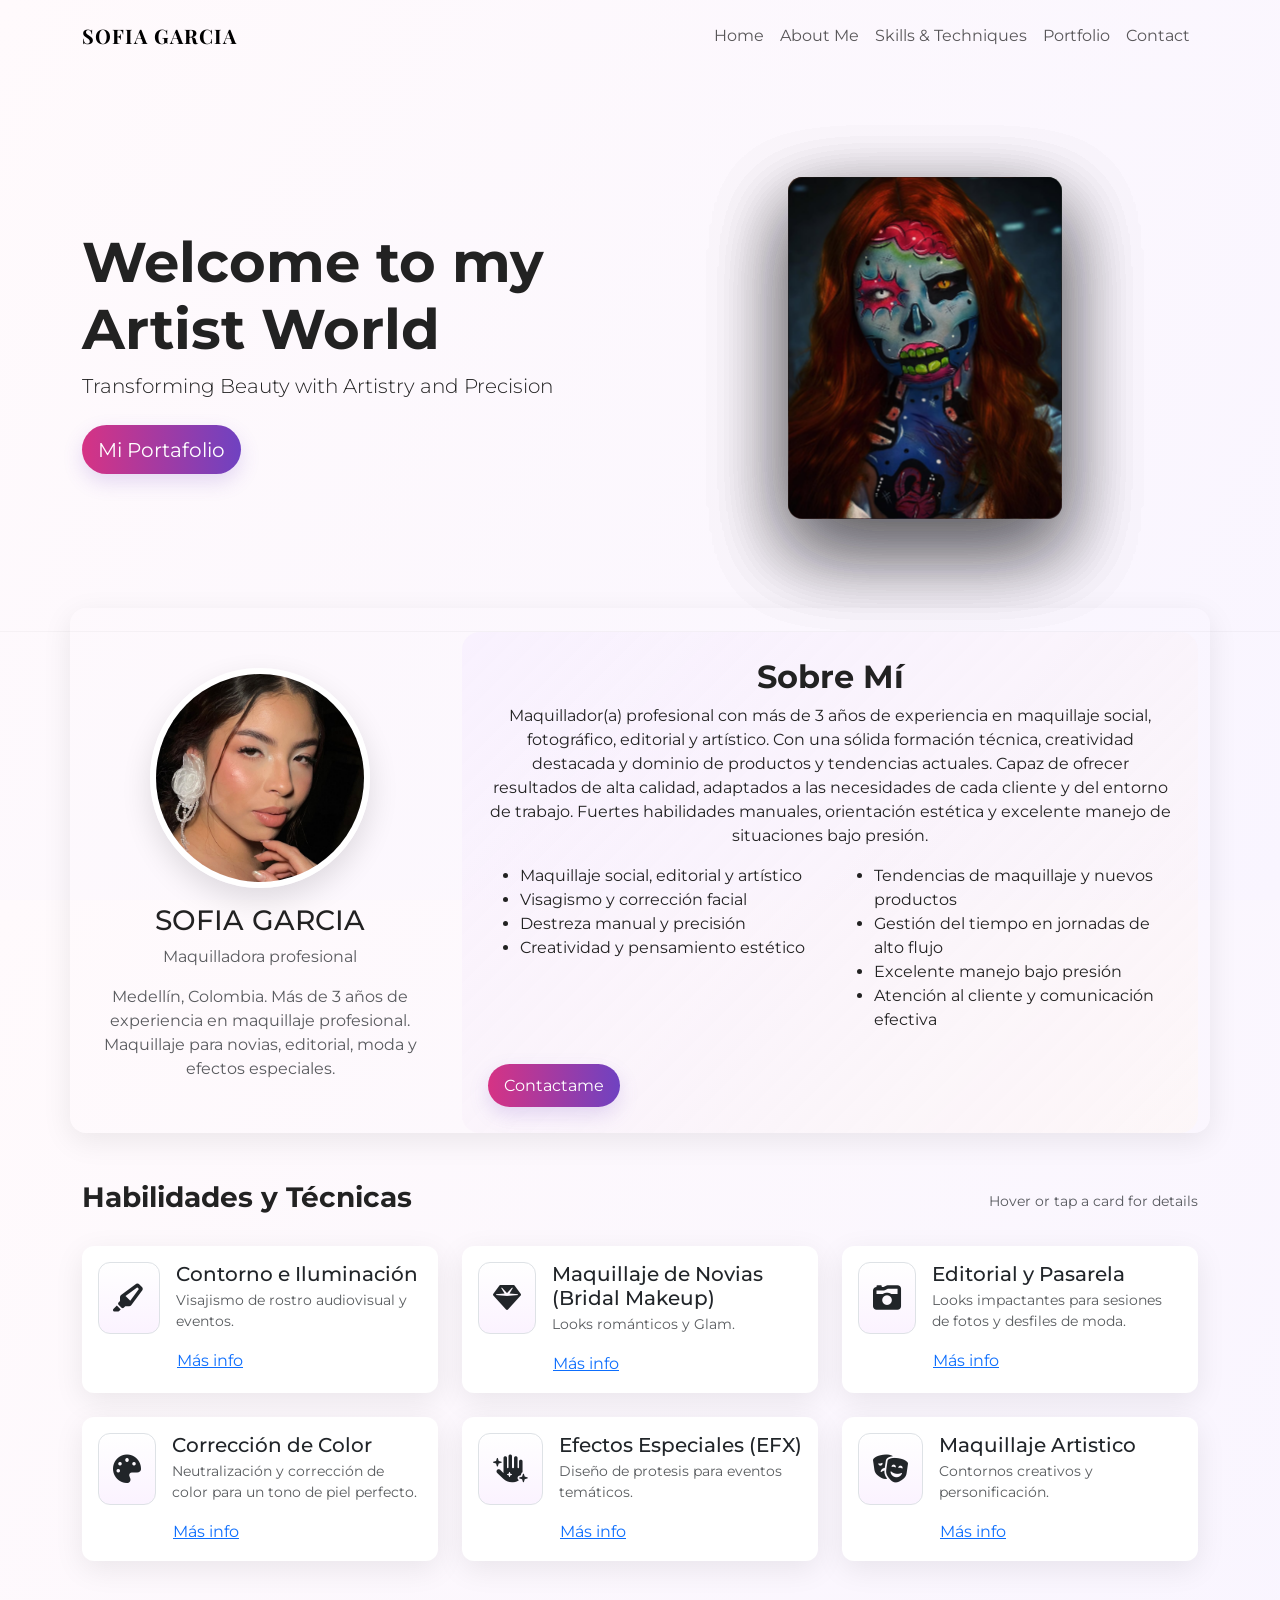
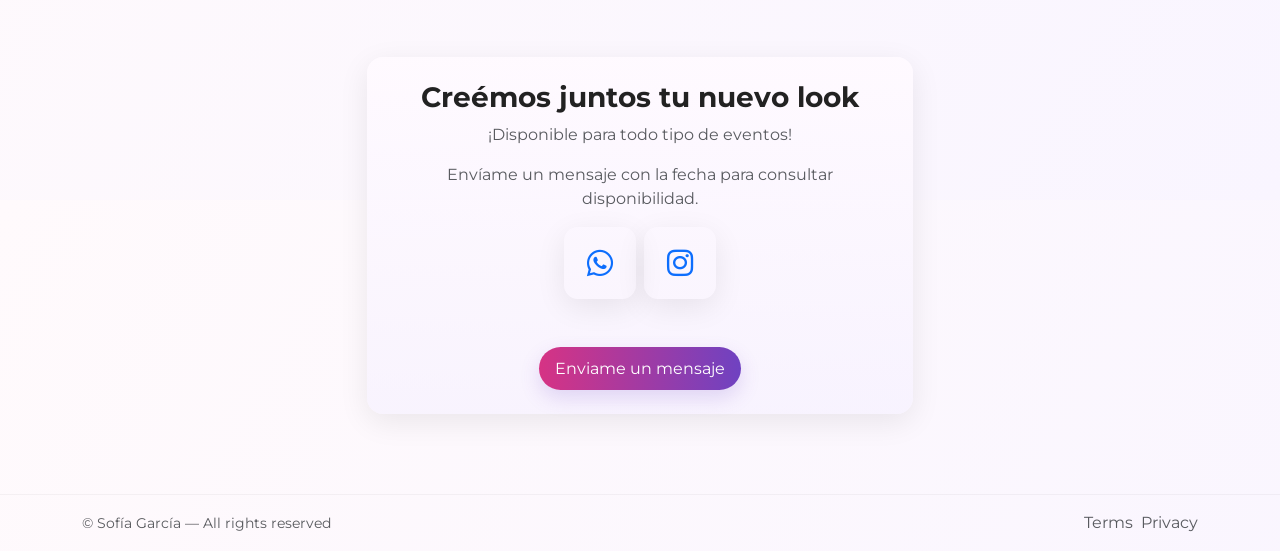
<file: index.html>
<!doctype html>
<html lang="en">

<head>
  <meta charset="utf-8">
  <meta name="viewport" content="width=device-width, initial-scale=1">
  <title>Sofía García — Home</title>

  <!-- Bootstrap -->
  <link href="https://cdn.jsdelivr.net/npm/bootstrap@5.3.2/dist/css/bootstrap.min.css" rel="stylesheet">
  <!-- Font Awesome -->
  <link href="https://cdnjs.cloudflare.com/ajax/libs/font-awesome/6.5.0/css/all.min.css" rel="stylesheet">
  <!-- Google Fonts -->
  <link
    href="https://fonts.googleapis.com/css2?family=Playfair+Display:wght@400;700&family=Montserrat:wght@300;500;700&display=swap"
    rel="stylesheet">

  <link rel="stylesheet" href="./css/style.css">
</head>

<body>

  <!-- Header / Navbar -->
  <header>
    <nav class="navbar navbar-expand-lg navbar-light bg-transparent py-3">
      <div class="container">
        <a class="navbar-brand" href="index.html">SOFIA GARCIA</a>
        <button class="navbar-toggler" type="button" data-bs-toggle="collapse" data-bs-target="#mainNav"
          aria-controls="mainNav" aria-expanded="false" aria-label="Toggle navigation">
          <span class="navbar-toggler-icon"></span>
        </button>
        <div class="collapse navbar-collapse" id="mainNav">
          <ul class="navbar-nav ms-auto align-items-lg-center">
            <li class="nav-item"><a class="nav-link" href="index.html">Home</a></li>
            <li class="nav-item"><a class="nav-link" href="#about">About Me</a></li>
            <li class="nav-item"><a class="nav-link" href="#skills">Skills & Techniques</a></li>
            <li class="nav-item"><a class="nav-link" href="portfolio.html">Portfolio</a></li>
            <li class="nav-item"><a class="nav-link" href="#contact">Contact</a></li>
          </ul>
        </div>
      </div>
    </nav>
  </header>

  <!-- HERO / Landing -->
  <section class="hero">
    <div class="container">
      <div class="row align-items-center">
        <div class="col-md-6 reveal">
          <h1 class="display-4 fw-bold">Welcome to my Artist World</h1>
          <p class="lead mb-4">Transforming Beauty with Artistry and Precision</p>
          <a class="cta-btn btn btn-lg" href="portfolio.html">Mi Portafolio</a>
        </div>

        <div class="col-md-6 text-center mt-6 mt-md-0 reveal">
          <div class="eyecandy coverflow-wrap">
            <div class="coverflow" id="heroCoverflow" data-autoplay="true" data-interval="3200">
              <div class="coverflow__stage">
                <div class="coverflow__item"><img src="./assets/carrusel/sirena.jpg" alt="hero 1"></div>
                <div class="coverflow__item"><img src="./assets/carrusel/photo1.jpg" alt="hero 2"></div>
                <div class="coverflow__item"><img src="./assets/carrusel/zpop1.jpg" alt="hero 3"></div>
                <!-- <div class="coverflow__item"><img src="./assets/carrusel/social.GIF" alt="hero 4"></div> -->
                <!-- <div class="coverflow__item"><img src="./assets/carrusel/peinado.jpeg" alt="hero 5"></div> -->
                <div class="coverflow__item"><img src="./assets/carrusel/zpop2.jpg" alt="hero 6"></div>
                <!-- <div class="coverflow__item"><img src="./assets/carrusel/artistico.JPEG" alt="hero 7"></div> -->
                <!-- <div class="coverflow__item"><img src="./assets/carrusel/clown1.jpg" alt="hero 8"></div> -->
                <!-- <div class="coverflow__item"><img src="./assets/carrusel/novias.jpeg" alt="hero 9"></div> -->
                <!-- <div class="coverflow__item"><img src="./assets/carrusel/catrina.jpg" alt="hero 10"></div> -->
              </div>
            </div>
          </div>
        </div>
      </div>
    </div>
  </section>

  <!-- Short About Summary -->
  <section id="about" class="">
    <div class="container align-items-center">
      <div class="row g-4 align-items-center rounded-4"
        style="box-shadow:var(--card-shadow)">
        <div class="col-lg-4 text-center reveal">
          <img class="profile-photo" src="./assets/perfil/profile-photo.jpg" alt="profile photo">
          <h3 class="mt-3">SOFIA GARCIA</h3>
          <p class="text-muted">Maquilladora profesional</p>
          <p class="text-muted">Medellín, Colombia. Más de 3 años de experiencia en maquillaje profesional. Maquillaje
            para novias, editorial, moda y efectos especiales.</p>
        </div>

        <div class="col-lg-8 reveal">
          <div class="about-bg">
            <h2 class="fw-bold text-center">Sobre Mí</h2>
            <p class="text-center">Maquillador(a) profesional con más de 3 años de experiencia en maquillaje social,
              fotográfico, editorial y artístico. Con una sólida
              formación técnica, creatividad destacada y dominio de productos y tendencias actuales. Capaz de ofrecer
              resultados de alta calidad, adaptados a las
              necesidades de cada cliente y del entorno de trabajo. Fuertes habilidades manuales, orientación estética y
              excelente manejo de situaciones bajo presión.</p>

            <div class="row mt-3">
              <div class="col-sm-6">
                <ul>
                  <li>Maquillaje social, editorial y artístico</li>
                  <li>Visagismo y corrección facial</li>
                  <li>Destreza manual y precisión</li>
                  <li>Creatividad y pensamiento estético</li>
                </ul>
              </div>
              <div class="col-sm-6">
                <ul>
                  <li>Tendencias de maquillaje y nuevos productos</li>
                  <li>Gestión del tiempo en jornadas de alto flujo</li>
                  <li>Excelente manejo bajo presión</li>
                  <li>Atención al cliente y comunicación efectiva</li>
                </ul>
              </div>
            </div>

            <div class="col-lg-12 reveal">
              <div class="mt-3">
                <a class="btn cta-btn" href="#contact">Contactame</a>
              </div>
            </div>
          </div>
        </div>
      </div>
    </div>
    </div>
  </section>

  <!-- Skills -->
  <section id="skills" class="py-5">
    <div class="container">
      <div class="d-flex justify-content-between align-items-center mb-4">
        <h3 class="fw-bold reveal">Habilidades y Técnicas</h3>
        <p class="text-muted mb-0 small reveal">Hover or tap a card for details</p>
      </div>

      <div class="row g-4">
        <div class="col-md-4 reveal">
          <div class="card skill-card p-3 h-100">
            <div class="d-flex gap-3 align-items-start">
              <div class="skill-icon border"><i class="fa-solid fa-highlighter"></i></div>
              <div>
                <h5 class="mb-1">Contorno e Iluminación</h5>
                <p class="small text-muted">Visajismo de rostro audiovisual y eventos.</p>
                <button class="btn btn-link p-0" data-bs-toggle="modal" data-bs-target="#skillModal1">Más info</button>
              </div>
            </div>
          </div>
        </div>

        <div class="col-md-4 reveal">
          <div class="card skill-card p-3 h-100">
            <div class="d-flex gap-3 align-items-start">
              <div class="skill-icon border"><i class="fa-solid fa-gem"></i></div>
              <div>
                <h5 class="mb-1">Maquillaje de Novias (Bridal Makeup)</h5>
                <p class="small text-muted">Looks románticos y Glam.</p>
                <button class="btn btn-link p-0" data-bs-toggle="modal" data-bs-target="#skillModal2">Más info</button>
              </div>
            </div>
          </div>
        </div>

        <div class="col-md-4 reveal">
          <div class="card skill-card p-3 h-100">
            <div class="d-flex gap-3 align-items-start">
              <div class="skill-icon border"><i class="fa-solid fa-camera-retro"></i></div>
              <div>
                <h5 class="mb-1">Editorial y Pasarela</h5>
                <p class="small text-muted">Looks impactantes para sesiones de fotos y desfiles de moda.</p>
                <button class="btn btn-link p-0" data-bs-toggle="modal" data-bs-target="#skillModal3">Más info</button>
              </div>
            </div>
          </div>
        </div>

        <div class="col-md-4 reveal">
          <div class="card skill-card p-3 h-100">
            <div class="d-flex gap-3 align-items-start">
              <div class="skill-icon border"><i class="fa-solid fa-palette"></i></div>
              <div>
                <h5 class="mb-1">Corrección de Color</h5>
                <p class="small text-muted">Neutralización y corrección de color para un tono de piel perfecto.</p>
                <button class="btn btn-link p-0" data-bs-toggle="modal" data-bs-target="#skillModal4">Más info</button>
              </div>
            </div>
          </div>
        </div>

        <div class="col-md-4 reveal">
          <div class="card skill-card p-3 h-100">
            <div class="d-flex gap-3 align-items-start">
              <div class="skill-icon border"><i class="fa-solid fa-hand-sparkles"></i></div>
              <div>
                <h5 class="mb-1">Efectos Especiales (EFX)</h5>
                <p class="small text-muted">Diseño de protesis para eventos temáticos.</p>
                <button class="btn btn-link p-0" data-bs-toggle="modal" data-bs-target="#skillModal5">Más info</button>
              </div>
            </div>
          </div>
        </div>

        <div class="col-md-4 reveal">
          <div class="card skill-card p-3 h-100">
            <div class="d-flex gap-3 align-items-start">
              <div class="skill-icon border"><i class="fa-solid fa-theater-masks"></i></div>
              <div>
                <h5 class="mb-1">Maquillaje Artistico</h5>
                <p class="small text-muted">Contornos creativos y personificación.</p>
                <button class="btn btn-link p-0" data-bs-toggle="modal" data-bs-target="#skillModal6">Más info</button>
              </div>
            </div>
          </div>
        </div>
      </div>

      <!-- Modals -->
      <div class="modal fade" id="skillModal1" tabindex="-1">
        <div class="modal-dialog modal-dialog-centered">
          <div class="modal-content">
            <div class="modal-header">
              <h5 class="modal-title">Contorno e Iluminación</h5><button class="btn-close"
                data-bs-dismiss="modal"></button>
            </div>
            <div class="modal-body">Modelado facial diseñado para esculpir y resaltar tus rasgos de manera natural.
              Logra un acabado
              sofisticado y radiante, con productos de alta calidad que garantizan un efecto duradero y perfecto. Ideal
              para cualquier
              ocasión especial o para un día de belleza. ¡Resalta lo mejor de ti con un toque profesional!</div>
          </div>
        </div>
      </div>
      <div class="modal fade" id="skillModal2" tabindex="-1">
        <div class="modal-dialog modal-dialog-centered">
          <div class="modal-content">
            <div class="modal-header">
              <h5 class="modal-title">Maquillaje de Novias (Bridal Makeup)</h5><button class="btn-close"
                data-bs-dismiss="modal"></button>
            </div>
            <div class="modal-body">¡Haz de tu día especial un momento inolvidable con nuestro exclusivo paquete de
              Maquillaje de Novia!
              Diseñado para realzar tu belleza natural, este servicio incluye un maquillaje impecable y duradero,
              adaptado a tu estilo
              único. Usamos productos de alta calidad, con un enfoque personalizado, para que te sientas radiante y
              segura. Todo esto,
              ¡a un precio accesible y con la atención que mereces! Disponible en todo Colombia. ¡Reserva tu cita y
              deslumbra en tu gran día!</div>
          </div>
        </div>
      </div>
      <div class="modal fade" id="skillModal3" tabindex="-1">
        <div class="modal-dialog modal-dialog-centered">
          <div class="modal-content">
            <div class="modal-header">
              <h5 class="modal-title">Editorial y Pasarela</h5><button class="btn-close"
                data-bs-dismiss="modal"></button>
            </div>
            <div class="modal-body">Creado para resaltar tu esencia con un acabado editorial y sofisticado. Este
              servicio está
              pensado para destacar en sesiones fotográficas, desfiles y eventos de alto impacto. Con técnicas avanzadas
              y
              productos de lujo, lograrás un maquillaje de impacto que resalta tu belleza única. ¡Sé el centro de todas
              las
              miradas con un estilo profesional!</div>
          </div>
        </div>
      </div>
      <div class="modal fade" id="skillModal4" tabindex="-1">
        <div class="modal-dialog modal-dialog-centered">
          <div class="modal-content">
            <div class="modal-header">
              <h5 class="modal-title">Corrección de Color</h5><button class="btn-close"
                data-bs-dismiss="modal"></button>
            </div>
            <div class="modal-body">Logra una piel impecable con Corrección de Color. Diseñado para equilibrar
              y neutralizar imperfecciones como rojeces, manchas o ojeras, este maquillaje te ofrece una cobertura
              precisa y natural.
              Utilizamos técnicas especializadas y productos de alta calidad para un acabado uniforme, luminoso y
              duradero. Ideal
              para una piel radiante y libre de imperfecciones. ¡Corrige y resalta tu belleza con un toque profesional!
            </div>
          </div>
        </div>
      </div>
      <div class="modal fade" id="skillModal5" tabindex="-1">
        <div class="modal-dialog modal-dialog-centered">
          <div class="modal-content">
            <div class="modal-header">
              <h5 class="modal-title">Efectos Especiales (EFX)</h5><button class="btn-close"
                data-bs-dismiss="modal"></button>
            </div>
            <div class="modal-body">Transforma tu look con nuestro Maquillaje de Efectos Especiales (EFX), perfecto
              para sesiones fotográficas, Halloween, o cualquier evento que requiera un toque único y espectacular.
              Desde cortes,
              cicatrices y envejecimiento, hasta transformaciones fantásticas, te ofrecemos un maquillaje de alto
              impacto que desafía
              los límites de la creatividad. Utilizamos productos de calidad profesional para lograr efectos realistas y
              sorprendentes.
              ¡Haz que todos se queden boquiabiertos con un estilo atrevido y divertido!</div>
          </div>
        </div>
      </div>
      <div class="modal fade" id="skillModal6" tabindex="-1">
        <div class="modal-dialog modal-dialog-centered">
          <div class="modal-content">
            <div class="modal-header">
              <h5 class="modal-title">Maquillaje Artistico</h5><button class="btn-close"
                data-bs-dismiss="modal"></button>
            </div>
            <div class="modal-body">Lleva el arte al rostro con nuestro Maquillaje Artístico. Perfecto para proyectos
              creativos, sesiones fotográficas, performances o cualquier ocasión donde desees destacar con un diseño
              único y audaz.
              Usamos técnicas innovadoras y productos de alta calidad para crear looks vibrantes, llamativos y
              totalmente personalizados.
              ¡Haz de tu rostro una obra de arte, con un estilo profesional!</div>
          </div>
        </div>
      </div>

    </div>
  </section>

  <!-- Contact -->
  <section id="contact" class="py-5">
    <div class="container">
      <div class="row align-items-center g-4 d-flex gap-2 flex-wrap justify-content-center">
        <div class="col-md-6 reveal text-center">
          <div class="p-4 rounded-4"
            style="background:linear-gradient(180deg, rgba(255,250,255,0.9), rgba(245,240,255,0.6)); box-shadow:var(--card-shadow)">
            <h3 class="fw-bold">Creémos juntos tu nuevo look</h3>
            <p class="text-muted">¡Disponible para todo tipo de eventos!</p>
            <p class="text-muted">Envíame un mensaje con la fecha para consultar disponibilidad.</p>

            <div class="d-flex gap-2 flex-wrap justify-content-center">
              <a class="contact-icon text-decoration-none"
                href="https://wa.me/+573025277803?text=Hola%20Sofi%2C%20Me%20encantaría%20saber%20más%20sobre%20tus%20MakeUps%20y%20cotizar!"
                target="_blank" data-bs-toggle="tooltip" title="WhatsApp"><i
                  class="fa-brands fa-whatsapp fa-lg"></i></a>
              <a class="contact-icon text-decoration-none" href="https://www.instagram.com/sofiaoquendo_g/"
                target="_blank" data-bs-toggle="tooltip" title="Instagram"><i
                  class="fa-brands fa-instagram fa-lg"></i></a>
            </div>
            <div class="col-12"><button class="btn cta-btn mt-5" type="submit">
                <a class="text-white"
                  href="https://wa.me/+573025277803?text=Hola%20Sofi%2C%20Me%20encantaría%20saber%20más%20sobre%20tus%20MakeUps%20y%20cotizar!">Enviame
                  un mensaje</a></button></div>
          </div>
        </div>
      </div>
    </div>
  </section>

  <!-- Footer -->
  <footer>
    <div class="container d-flex justify-content-between align-items-center">
      <small class="text-muted">© Sofía García — All rights reserved</small>
      <div class="d-flex gap-2">
        <a class="text-muted" href="#">Terms</a>
        <a class="text-muted" href="#">Privacy</a>
      </div>
    </div>
  </footer>

  <!-- Bootstrap bundle + app JS -->
  <script src="https://cdn.jsdelivr.net/npm/bootstrap@5.3.2/dist/js/bootstrap.bundle.min.js"></script>
  <script src="./js/app.js"></script>
</body>

</html>
</file>
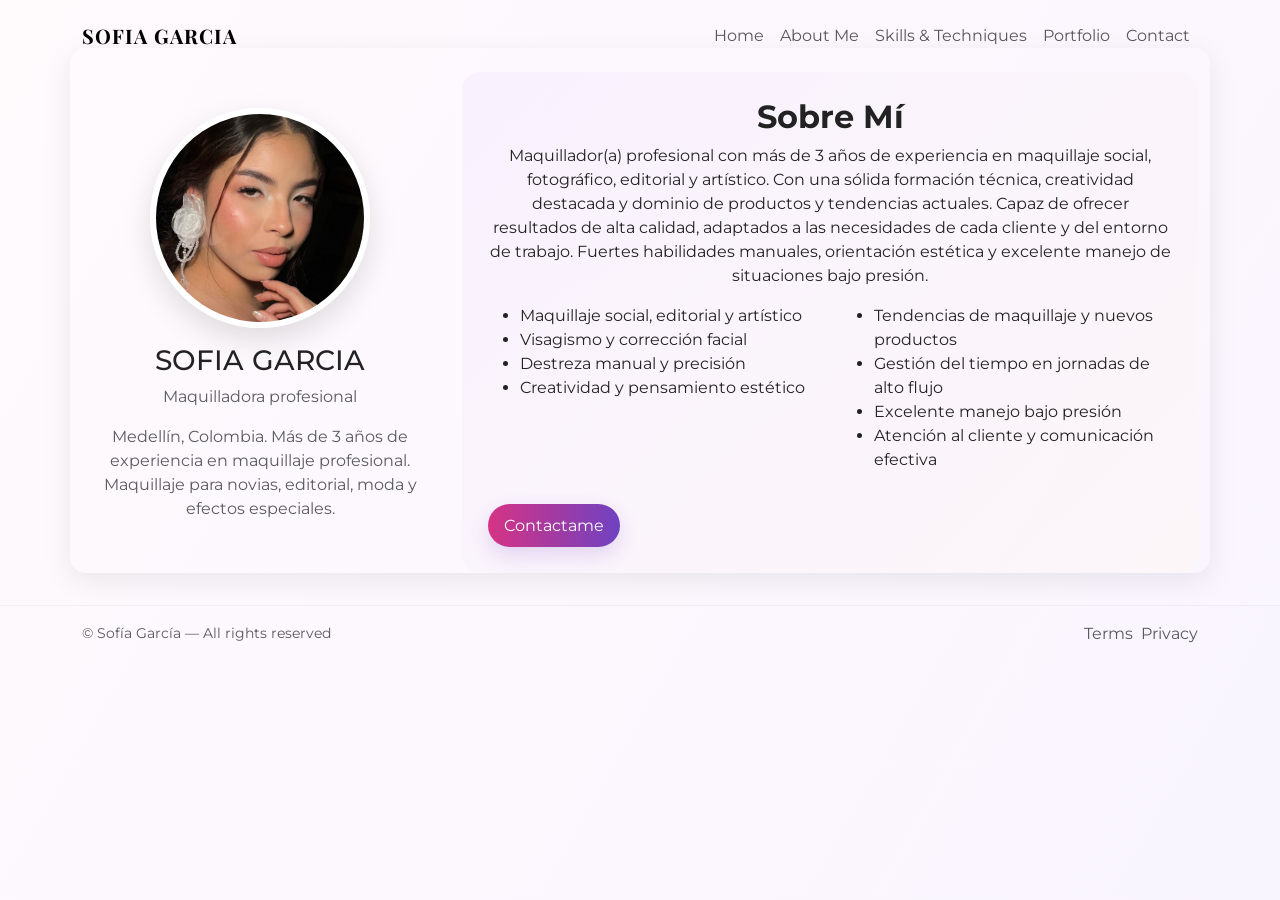
<file: about.html>
<!doctype html>
<html lang="en">

<head>
  <meta charset="utf-8">
  <meta name="viewport" content="width=device-width, initial-scale=1">
  <title>About — Sofía García</title>

  <link href="https://cdn.jsdelivr.net/npm/bootstrap@5.3.2/dist/css/bootstrap.min.css" rel="stylesheet">
  <link href="https://cdnjs.cloudflare.com/ajax/libs/font-awesome/6.5.0/css/all.min.css" rel="stylesheet">
  <link
    href="https://fonts.googleapis.com/css2?family=Playfair+Display:wght@400;700&family=Montserrat:wght@300;500;700&display=swap"
    rel="stylesheet">

  <link rel="stylesheet" href="./css/style.css">
</head>

<body>

  <!-- Header -->
  <nav class="navbar navbar-expand-lg navbar-light bg-transparent py-3">
    <div class="container">
      <a class="navbar-brand" href="index.html">SOFIA GARCIA</a>
      <button class="navbar-toggler" type="button" data-bs-toggle="collapse" data-bs-target="#mainNav"
        aria-controls="mainNav" aria-expanded="false" aria-label="Toggle navigation">
        <span class="navbar-toggler-icon"></span>
      </button>
      <div class="collapse navbar-collapse" id="mainNav">
        <ul class="navbar-nav ms-auto align-items-lg-center">
          <li class="nav-item"><a class="nav-link" href="index.html">Home</a></li>
          <li class="nav-item"><a class="nav-link" href="about.html">About Me</a></li>
          <li class="nav-item"><a class="nav-link" href="skills.html">Skills & Techniques</a></li>
          <li class="nav-item"><a class="nav-link" href="portfolio.html">Portfolio</a></li>
          <li class="nav-item"><a class="nav-link" href="contact.html">Contact</a></li>
        </ul>
      </div>
    </div>
  </nav>

  <!-- About Content -->
  <section id="about" class="">
    <div class="container align-items-center">
      <div class="row g-4 align-items-center rounded-4" style="box-shadow:var(--card-shadow)">
        <div class="col-lg-4 text-center reveal">
          <img class="profile-photo" src="./assets/perfil/profile-photo.jpg" alt="profile photo">
          <h3 class="mt-3">SOFIA GARCIA</h3>
          <p class="text-muted">Maquilladora profesional</p>
          <p class="text-muted">Medellín, Colombia. Más de 3 años de experiencia en maquillaje profesional. Maquillaje
            para novias, editorial, moda y efectos especiales.</p>
        </div>

        <div class="col-lg-8 reveal">
          <div class="about-bg">
            <h2 class="fw-bold text-center">Sobre Mí</h2>
            <p class="text-center">Maquillador(a) profesional con más de 3 años de experiencia en maquillaje social,
              fotográfico, editorial y artístico. Con una sólida
              formación técnica, creatividad destacada y dominio de productos y tendencias actuales. Capaz de ofrecer
              resultados de alta calidad, adaptados a las
              necesidades de cada cliente y del entorno de trabajo. Fuertes habilidades manuales, orientación estética y
              excelente manejo de situaciones bajo presión.</p>

            <div class="row mt-3">
              <div class="col-sm-6">
                <ul>
                  <li>Maquillaje social, editorial y artístico</li>
                  <li>Visagismo y corrección facial</li>
                  <li>Destreza manual y precisión</li>
                  <li>Creatividad y pensamiento estético</li>
                </ul>
              </div>
              <div class="col-sm-6">
                <ul>
                  <li>Tendencias de maquillaje y nuevos productos</li>
                  <li>Gestión del tiempo en jornadas de alto flujo</li>
                  <li>Excelente manejo bajo presión</li>
                  <li>Atención al cliente y comunicación efectiva</li>
                </ul>
              </div>
            </div>

            <div class="col-lg-12 reveal">
              <div class="mt-3">
                <a class="btn cta-btn" href="./contact.html">Contactame</a>
              </div>
            </div>
          </div>
        </div>
      </div>
    </div>
    </div>
  </section>

  <!-- Footer -->
  <footer>
    <div class="container d-flex justify-content-between align-items-center">
      <small class="text-muted">© Sofía García — All rights reserved</small>
      <div class="d-flex gap-2">
        <a class="text-muted" href="#">Terms</a>
        <a class="text-muted" href="#">Privacy</a>
      </div>
    </div>
  </footer>

  <script src="https://cdn.jsdelivr.net/npm/bootstrap@5.3.2/dist/js/bootstrap.bundle.min.js"></script>
  <script src="./js/app.js"></script>
</body>

</html>
</file>
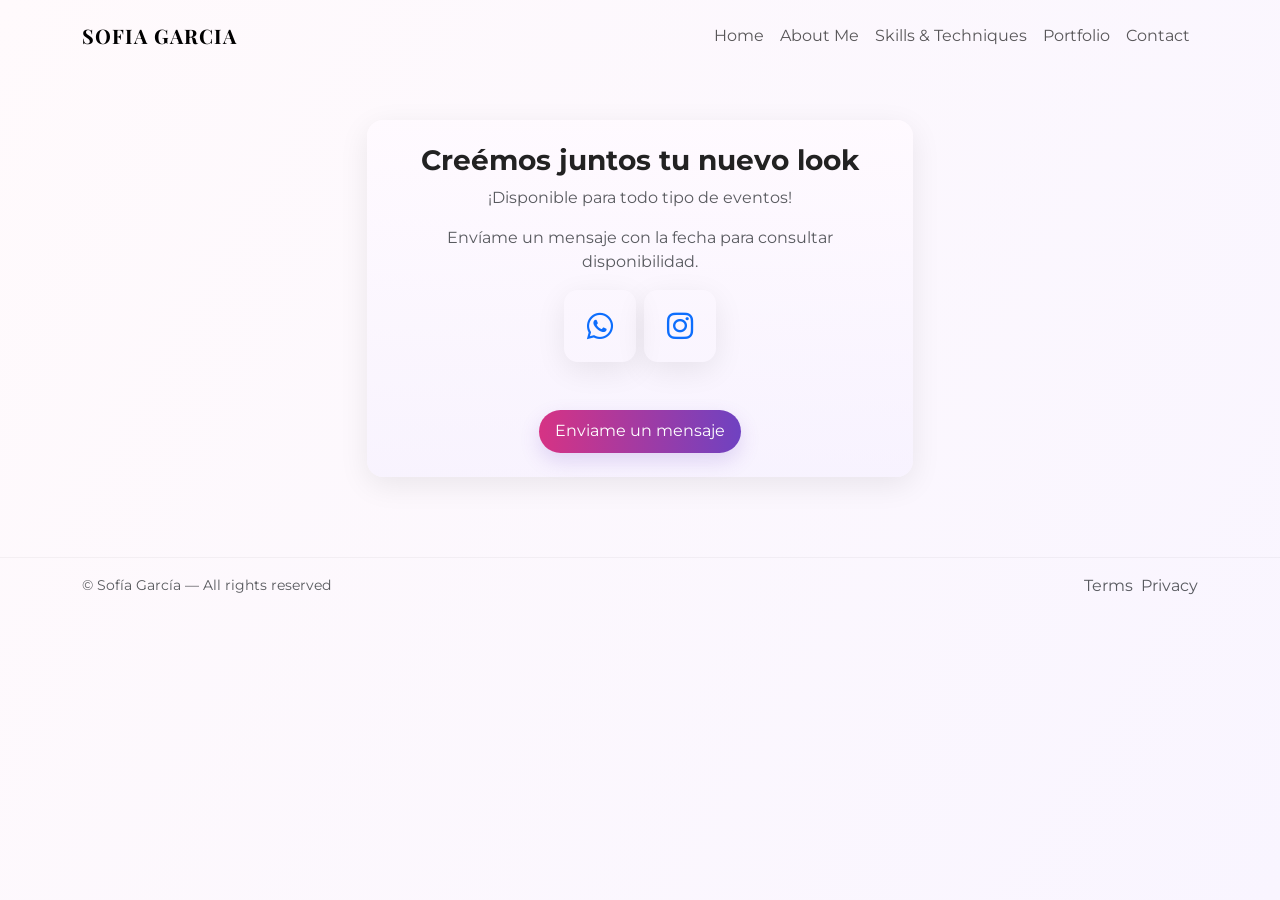
<file: contact.html>
<!doctype html>
<html lang="en">

<head>
  <meta charset="utf-8">
  <meta name="viewport" content="width=device-width, initial-scale=1">
  <title>Contact — Sofía García</title>

  <link href="https://cdn.jsdelivr.net/npm/bootstrap@5.3.2/dist/css/bootstrap.min.css" rel="stylesheet">
  <link href="https://cdnjs.cloudflare.com/ajax/libs/font-awesome/6.5.0/css/all.min.css" rel="stylesheet">
  <link
    href="https://fonts.googleapis.com/css2?family=Playfair+Display:wght@400;700&family=Montserrat:wght@300;500;700&display=swap"
    rel="stylesheet">

  <link rel="stylesheet" href="./css/style.css">
</head>

<body>

  <!-- Header -->
  <nav class="navbar navbar-expand-lg navbar-light bg-transparent py-3">
    <div class="container">
      <a class="navbar-brand" href="index.html">SOFIA GARCIA</a>
      <button class="navbar-toggler" type="button" data-bs-toggle="collapse" data-bs-target="#mainNav"
        aria-controls="mainNav" aria-expanded="false" aria-label="Toggle navigation">
        <span class="navbar-toggler-icon"></span>
      </button>
      <div class="collapse navbar-collapse" id="mainNav">
        <ul class="navbar-nav ms-auto align-items-lg-center">
          <li class="nav-item"><a class="nav-link" href="index.html">Home</a></li>
          <li class="nav-item"><a class="nav-link" href="about.html">About Me</a></li>
          <li class="nav-item"><a class="nav-link" href="skills.html">Skills & Techniques</a></li>
          <li class="nav-item"><a class="nav-link" href="portfolio.html">Portfolio</a></li>
          <li class="nav-item"><a class="nav-link" href="contact.html">Contact</a></li>
        </ul>
      </div>
    </div>
  </nav>

  <!-- Contact -->
  <section id="contact" class="py-5">
    <div class="container">
      <div class="row align-items-center g-4 d-flex gap-2 flex-wrap justify-content-center">
        <div class="col-md-6 reveal text-center">
          <div class="p-4 rounded-4"
            style="background:linear-gradient(180deg, rgba(255,250,255,0.9), rgba(245,240,255,0.6)); box-shadow:var(--card-shadow)">
            <h3 class="fw-bold">Creémos juntos tu nuevo look</h3>
            <p class="text-muted">¡Disponible para todo tipo de eventos!</p>
            <p class="text-muted">Envíame un mensaje con la fecha para consultar disponibilidad.</p>

            <div class="d-flex gap-2 flex-wrap justify-content-center">
              <a class="contact-icon text-decoration-none"
                href="https://wa.me/+573025277803?text=Hola%20Sofi%2C%20Me%20encantaría%20saber%20más%20sobre%20tus%20MakeUps%20y%20cotizar!"
                target="_blank" data-bs-toggle="tooltip" title="WhatsApp"><i
                  class="fa-brands fa-whatsapp fa-lg"></i></a>
              <a class="contact-icon text-decoration-none" href="https://www.instagram.com/sofiaoquendo_g/"
                target="_blank" data-bs-toggle="tooltip" title="Instagram"><i
                  class="fa-brands fa-instagram fa-lg"></i></a>
            </div>
            <div class="col-12"><button class="btn cta-btn mt-5" type="submit">
                <a class="text-white"
                  href="https://wa.me/+573025277803?text=Hola%20Sofi%2C%20Me%20encantaría%20saber%20más%20sobre%20tus%20MakeUps%20y%20cotizar!">Enviame
                  un mensaje</a></button></div>
          </div>
        </div>
      </div>
    </div>
  </section>

  <!-- Footer -->
  <footer>
    <div class="container d-flex justify-content-between align-items-center">
      <small class="text-muted">© Sofía García — All rights reserved</small>
      <div class="d-flex gap-2">
        <a class="text-muted" href="#">Terms</a>
        <a class="text-muted" href="#">Privacy</a>
      </div>
    </div>
  </footer>

  <script src="https://cdn.jsdelivr.net/npm/bootstrap@5.3.2/dist/js/bootstrap.bundle.min.js"></script>
  <script src="./js/app.js"></script>
</body>

</html>
</file>
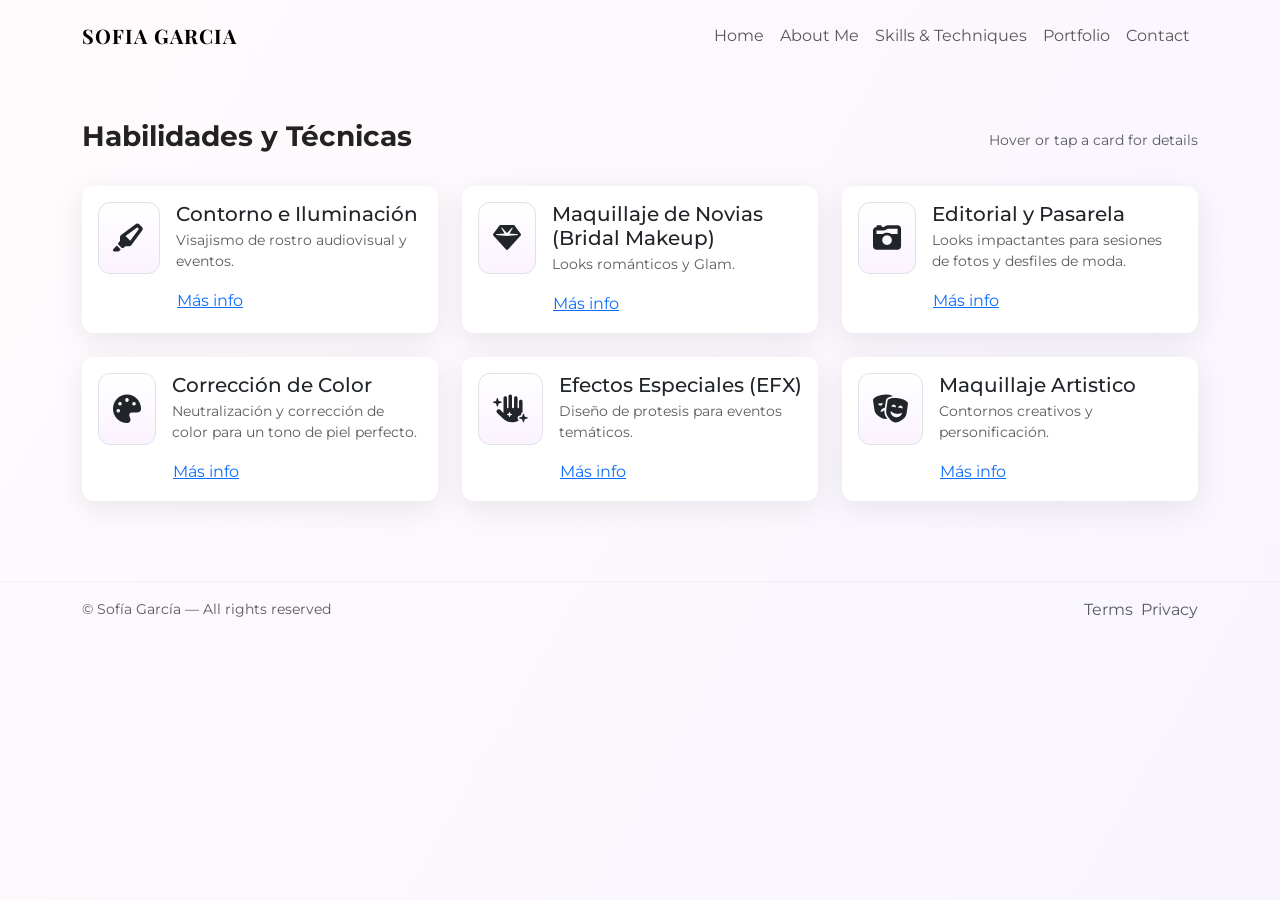
<file: skills.html>
<!doctype html>
<html lang="en">

<head>
  <meta charset="utf-8">
  <meta name="viewport" content="width=device-width, initial-scale=1">
  <title>Skills & Techniques — Sofía García</title>

  <link href="https://cdn.jsdelivr.net/npm/bootstrap@5.3.2/dist/css/bootstrap.min.css" rel="stylesheet">
  <link href="https://cdnjs.cloudflare.com/ajax/libs/font-awesome/6.5.0/css/all.min.css" rel="stylesheet">
  <link
    href="https://fonts.googleapis.com/css2?family=Playfair+Display:wght@400;700&family=Montserrat:wght@300;500;700&display=swap"
    rel="stylesheet">

  <link rel="stylesheet" href="./css/style.css">
</head>

<body>

  <!-- Header -->
  <nav class="navbar navbar-expand-lg navbar-light bg-transparent py-3">
    <div class="container">
      <a class="navbar-brand" href="index.html">SOFIA GARCIA</a>
      <button class="navbar-toggler" type="button" data-bs-toggle="collapse" data-bs-target="#mainNav"
        aria-controls="mainNav" aria-expanded="false" aria-label="Toggle navigation">
        <span class="navbar-toggler-icon"></span>
      </button>
      <div class="collapse navbar-collapse" id="mainNav">
        <ul class="navbar-nav ms-auto align-items-lg-center">
          <li class="nav-item"><a class="nav-link" href="index.html">Home</a></li>
          <li class="nav-item"><a class="nav-link" href="about.html">About Me</a></li>
          <li class="nav-item"><a class="nav-link" href="skills.html">Skills & Techniques</a></li>
          <li class="nav-item"><a class="nav-link" href="portfolio.html">Portfolio</a></li>
          <li class="nav-item"><a class="nav-link" href="contact.html">Contact</a></li>
        </ul>
      </div>
    </div>
  </nav>

  <!-- Skills -->
  <section id="skills" class="py-5">
    <div class="container">
      <div class="d-flex justify-content-between align-items-center mb-4">
        <h3 class="fw-bold reveal">Habilidades y Técnicas</h3>
        <p class="text-muted mb-0 small reveal">Hover or tap a card for details</p>
      </div>

      <div class="row g-4">
        <div class="col-md-4 reveal">
          <div class="card skill-card p-3 h-100">
            <div class="d-flex gap-3 align-items-start">
              <div class="skill-icon border"><i class="fa-solid fa-highlighter"></i></div>
              <div>
                <h5 class="mb-1">Contorno e Iluminación</h5>
                <p class="small text-muted">Visajismo de rostro audiovisual y eventos.</p>
                <button class="btn btn-link p-0" data-bs-toggle="modal" data-bs-target="#skillModal1">Más info</button>
              </div>
            </div>
          </div>
        </div>

        <div class="col-md-4 reveal">
          <div class="card skill-card p-3 h-100">
            <div class="d-flex gap-3 align-items-start">
              <div class="skill-icon border"><i class="fa-solid fa-gem"></i></div>
              <div>
                <h5 class="mb-1">Maquillaje de Novias (Bridal Makeup)</h5>
                <p class="small text-muted">Looks románticos y Glam.</p>
                <button class="btn btn-link p-0" data-bs-toggle="modal" data-bs-target="#skillModal2">Más info</button>
              </div>
            </div>
          </div>
        </div>

        <div class="col-md-4 reveal">
          <div class="card skill-card p-3 h-100">
            <div class="d-flex gap-3 align-items-start">
              <div class="skill-icon border"><i class="fa-solid fa-camera-retro"></i></div>
              <div>
                <h5 class="mb-1">Editorial y Pasarela</h5>
                <p class="small text-muted">Looks impactantes para sesiones de fotos y desfiles de moda.</p>
                <button class="btn btn-link p-0" data-bs-toggle="modal" data-bs-target="#skillModal3">Más info</button>
              </div>
            </div>
          </div>
        </div>

        <div class="col-md-4 reveal">
          <div class="card skill-card p-3 h-100">
            <div class="d-flex gap-3 align-items-start">
              <div class="skill-icon border"><i class="fa-solid fa-palette"></i></div>
              <div>
                <h5 class="mb-1">Corrección de Color</h5>
                <p class="small text-muted">Neutralización y corrección de color para un tono de piel perfecto.</p>
                <button class="btn btn-link p-0" data-bs-toggle="modal" data-bs-target="#skillModal4">Más info</button>
              </div>
            </div>
          </div>
        </div>

        <div class="col-md-4 reveal">
          <div class="card skill-card p-3 h-100">
            <div class="d-flex gap-3 align-items-start">
              <div class="skill-icon border"><i class="fa-solid fa-hand-sparkles"></i></div>
              <div>
                <h5 class="mb-1">Efectos Especiales (EFX)</h5>
                <p class="small text-muted">Diseño de protesis para eventos temáticos.</p>
                <button class="btn btn-link p-0" data-bs-toggle="modal" data-bs-target="#skillModal5">Más info</button>
              </div>
            </div>
          </div>
        </div>

        <div class="col-md-4 reveal">
          <div class="card skill-card p-3 h-100">
            <div class="d-flex gap-3 align-items-start">
              <div class="skill-icon border"><i class="fa-solid fa-theater-masks"></i></div>
              <div>
                <h5 class="mb-1">Maquillaje Artistico</h5>
                <p class="small text-muted">Contornos creativos y personificación.</p>
                <button class="btn btn-link p-0" data-bs-toggle="modal" data-bs-target="#skillModal6">Más info</button>
              </div>
            </div>
          </div>
        </div>
      </div>

      <!-- Modals -->
      <div class="modal fade" id="skillModal1" tabindex="-1">
        <div class="modal-dialog modal-dialog-centered">
          <div class="modal-content">
            <div class="modal-header">
              <h5 class="modal-title">Contorno e Iluminación</h5><button class="btn-close"
                data-bs-dismiss="modal"></button>
            </div>
            <div class="modal-body">Modelado facial diseñado para esculpir y resaltar tus rasgos de manera natural.
              Logra un acabado
              sofisticado y radiante, con productos de alta calidad que garantizan un efecto duradero y perfecto. Ideal
              para cualquier
              ocasión especial o para un día de belleza. ¡Resalta lo mejor de ti con un toque profesional!</div>
          </div>
        </div>
      </div>
      <div class="modal fade" id="skillModal2" tabindex="-1">
        <div class="modal-dialog modal-dialog-centered">
          <div class="modal-content">
            <div class="modal-header">
              <h5 class="modal-title">Maquillaje de Novias (Bridal Makeup)</h5><button class="btn-close"
                data-bs-dismiss="modal"></button>
            </div>
            <div class="modal-body">¡Haz de tu día especial un momento inolvidable con nuestro exclusivo paquete de
              Maquillaje de Novia!
              Diseñado para realzar tu belleza natural, este servicio incluye un maquillaje impecable y duradero,
              adaptado a tu estilo
              único. Usamos productos de alta calidad, con un enfoque personalizado, para que te sientas radiante y
              segura. Todo esto,
              ¡a un precio accesible y con la atención que mereces! Disponible en todo Colombia. ¡Reserva tu cita y
              deslumbra en tu gran día!</div>
          </div>
        </div>
      </div>
      <div class="modal fade" id="skillModal3" tabindex="-1">
        <div class="modal-dialog modal-dialog-centered">
          <div class="modal-content">
            <div class="modal-header">
              <h5 class="modal-title">Editorial y Pasarela</h5><button class="btn-close"
                data-bs-dismiss="modal"></button>
            </div>
            <div class="modal-body">Creado para resaltar tu esencia con un acabado editorial y sofisticado. Este
              servicio está
              pensado para destacar en sesiones fotográficas, desfiles y eventos de alto impacto. Con técnicas avanzadas
              y
              productos de lujo, lograrás un maquillaje de impacto que resalta tu belleza única. ¡Sé el centro de todas
              las
              miradas con un estilo profesional!</div>
          </div>
        </div>
      </div>
      <div class="modal fade" id="skillModal4" tabindex="-1">
        <div class="modal-dialog modal-dialog-centered">
          <div class="modal-content">
            <div class="modal-header">
              <h5 class="modal-title">Corrección de Color</h5><button class="btn-close"
                data-bs-dismiss="modal"></button>
            </div>
            <div class="modal-body">Logra una piel impecable con Corrección de Color. Diseñado para equilibrar
              y neutralizar imperfecciones como rojeces, manchas o ojeras, este maquillaje te ofrece una cobertura
              precisa y natural.
              Utilizamos técnicas especializadas y productos de alta calidad para un acabado uniforme, luminoso y
              duradero. Ideal
              para una piel radiante y libre de imperfecciones. ¡Corrige y resalta tu belleza con un toque profesional!
            </div>
          </div>
        </div>
      </div>
      <div class="modal fade" id="skillModal5" tabindex="-1">
        <div class="modal-dialog modal-dialog-centered">
          <div class="modal-content">
            <div class="modal-header">
              <h5 class="modal-title">Efectos Especiales (EFX)</h5><button class="btn-close"
                data-bs-dismiss="modal"></button>
            </div>
            <div class="modal-body">Transforma tu look con nuestro Maquillaje de Efectos Especiales (EFX), perfecto
              para sesiones fotográficas, Halloween, o cualquier evento que requiera un toque único y espectacular.
              Desde cortes,
              cicatrices y envejecimiento, hasta transformaciones fantásticas, te ofrecemos un maquillaje de alto
              impacto que desafía
              los límites de la creatividad. Utilizamos productos de calidad profesional para lograr efectos realistas y
              sorprendentes.
              ¡Haz que todos se queden boquiabiertos con un estilo atrevido y divertido!</div>
          </div>
        </div>
      </div>
      <div class="modal fade" id="skillModal6" tabindex="-1">
        <div class="modal-dialog modal-dialog-centered">
          <div class="modal-content">
            <div class="modal-header">
              <h5 class="modal-title">Maquillaje Artistico</h5><button class="btn-close"
                data-bs-dismiss="modal"></button>
            </div>
            <div class="modal-body">Lleva el arte al rostro con nuestro Maquillaje Artístico. Perfecto para proyectos
              creativos, sesiones fotográficas, performances o cualquier ocasión donde desees destacar con un diseño
              único y audaz.
              Usamos técnicas innovadoras y productos de alta calidad para crear looks vibrantes, llamativos y
              totalmente personalizados.
              ¡Haz de tu rostro una obra de arte, con un estilo profesional!</div>
          </div>
        </div>
      </div>

    </div>
  </section>


  <!-- Footer -->
  <footer>
    <div class="container d-flex justify-content-between align-items-center">
      <small class="text-muted">© Sofía García — All rights reserved</small>
      <div class="d-flex gap-2">
        <a class="text-muted" href="#">Terms</a>
        <a class="text-muted" href="#">Privacy</a>
      </div>
    </div>
  </footer>

  <script src="https://cdn.jsdelivr.net/npm/bootstrap@5.3.2/dist/js/bootstrap.bundle.min.js"></script>
  <script src="./js/app.js"></script>
</body>

</html>
</file>
<file: css/style.css>
/* =========================================================
   ROOT VARIABLES & GLOBAL RESET
   ========================================================= */
:root{
  --accent:#d63384;
  --accent-2:#6f42c1;
  --bg:#fffafc;
  --glass: rgba(255,255,255,0.6);
  --card-shadow: 0 8px 30px rgba(15,15,15,0.08);
}
*{box-sizing:border-box}

html,body{
  height:100%;
  margin:0;
  padding:0;
  font-family:Montserrat,Arial,Helvetica,sans-serif;
  background:linear-gradient(120deg,#fffafc 0%,#f9f5ff 100%);
  color:#222;
  scroll-behavior:smooth
}

a{text-decoration:none}

/* =========================================================
   NAVBAR
   ========================================================= */
.navbar-brand { 
  font-family: 'Playfair Display', serif; 
  font-weight:700; 
  letter-spacing:1px; 
}

/* =========================================================
   BUTTONS
   ========================================================= */
.cta-btn{
  background:linear-gradient(90deg,var(--accent),var(--accent-2));
  border:0;
  color:#fff;
  padding:.6rem 1rem;
  border-radius:50px;
  box-shadow:0 8px 20px rgba(111,66,193,0.18)
}

/* =========================================================
   HERO SECTION
   ========================================================= */
.hero{
  min-height:62vh;
  display:flex;
  align-items:center;
  padding:3.5rem 0;
  border-bottom:1px solid rgba(0,0,0,0.03)
}

.hero .eyecandy:hover{ 
  transform: translateY(-8px) rotate(-1deg); 
}

.hero .eyecandy{
  transform: translateY(0);
  transition: transform .6s ease;
}

/* =========================================================
   3D COVERFLOW
   ========================================================= */

.coverflow-wrap { 
  display:inline-block; 
  width:100%; 
  max-width:720px; 
}

.coverflow { 
  position:relative; 
  width:100%; 
  perspective:1600px; 
  -webkit-perspective:1600px; 
  user-select:none; 
}

.coverflow__stage { 
  position:relative; 
  height:440px; 
  transform-style:preserve-3d; 
  transition: transform 700ms cubic-bezier(.2,.9,.2,1); 
  display:flex; 
  align-items:center; 
  justify-content:center; 
  gap:0; 
  padding:0 40px; 
  overflow:visible; 
}

.coverflow__item { 
  position:absolute; 
  top:50%; 
  left:50%; 
  transform-origin:center center; 
  transition: transform 700ms cubic-bezier(.2,.9,.2,1), opacity 600ms; 
  will-change:transform,opacity; 
  box-shadow: 0 30px 80px rgba(10,10,15,0.25); 
  border-radius:14px; 
  overflow:hidden; 
}

.coverflow__item img { 
  display:block; 
  width:100%; 
  height:100%; 
  object-fit:cover; 
  pointer-events:none; 
  user-select:none; 
}

/* ---------- Navigation ---------- */
.coverflow__nav { 
  position:absolute; 
  top:50%; 
  transform:translateY(-50%); 
  z-index:50; 
  background:rgba(255,255,255,0.85); 
  border:0; 
  width:56px; 
  height:56px; 
  border-radius:12px; 
  font-size:28px; 
  box-shadow: 0 10px 28px rgba(15,15,15,0.12); 
  display:flex; 
  align-items:center; 
  justify-content:center; 
  cursor:pointer; 
  color:var(--accent-2); 
}

.coverflow__nav:active{
  transform:translateY(-50%) scale(.98);
}
.coverflow__nav--prev{ left:8px; }
.coverflow__nav--next{ right:8px; }

/* ---------- Dots ---------- */
.coverflow__dots { 
  position:absolute; 
  left:50%; 
  transform:translateX(-50%); 
  bottom:8px; 
  display:flex; 
  gap:6px; 
  z-index:60; 
}
.coverflow__dots button { 
  width:8px; 
  height:8px; 
  border-radius:50%; 
  border:0; 
  background:rgba(255,255,255,0.6); 
  box-shadow:0 2px 6px rgba(0,0,0,0.12); 
  cursor:pointer; 
}

.coverflow__dots button.active { 
  width:28px; 
  border-radius:10px; 
  background:linear-gradient(90deg,var(--accent),var(--accent-2)); 
}

/* ---------- Sizes ---------- */
.coverflow--hero .coverflow__stage { 
  height:440px; 
  max-width:720px; 
  margin:0 auto; 
}

.coverflow--hero .coverflow__item { 
  width:560px; 
  height:360px; 
}

.coverflow--portfolio { 
  max-width:1000px; 
  margin:0 auto; 
}

.coverflow--portfolio .coverflow__stage { height:320px; }
.coverflow--portfolio .coverflow__item { 
  width:360px; 
  height:260px; 
}

/* =========================================================
   ABOUT / PROFILE
   ========================================================= */
.profile-photo{
  width:220px;
  height:220px;
  border-radius:50%;
  object-fit:cover;
  border:6px solid #fff;
  box-shadow:0 12px 30px rgba(0,0,0,0.12)
}
.about-bg{
  background:linear-gradient(135deg, rgba(246,237,255,0.6), rgba(255,247,240,0.4));
  border-radius:18px;
  padding:1.6rem
}

/* =========================================================
   SKILLS
   ========================================================= */
.skill-card{
  border:none;
  border-radius:12px;
  box-shadow:var(--card-shadow);
  transition:transform .25s ease, 
  box-shadow .25s ease
}

.skill-card:hover{
  transform:translateY(-8px);
  box-shadow:0 18px 40px rgba(15,15,15,0.12)
}

.skill-icon{
  font-size:28px;
  padding:14px;
  border-radius:12px;
  background:linear-gradient(180deg, rgba(255,255,255,0.9), rgba(250,240,255,0.8))
}

/* =========================================================
   PORTFOLIO CARDS
   ========================================================= */
.portfolio-card{
  border-radius:12px;
  overflow:hidden;
  transition:transform .35s ease
}

.portfolio-card:hover{
  transform:scale(1.03);
  filter:brightness(1.02)
}

/* =========================================================
   CONTACT ICONS
   ========================================================= */
.contact-icon{
  font-size:24px;
  width:72px;
  height:72px;
  border-radius:14px;
  display:flex;
  align-items:center;
  justify-content:center;
  box-shadow:var(--card-shadow);
  transition:transform .2s ease
}

.contact-icon:hover{
  transform:translateY(-6px);
  box-shadow:0 16px 32px rgba(0,0,0,0.12)
}

/* =========================================================
   ANIMATIONS
   ========================================================= */
.reveal{
  opacity:0;
  transform:translateY(18px);
  transition:all .7s cubic-bezier(.2,.9,.2,1)
}

.reveal.visible{
  opacity:1;
  transform:translateY(0)
}

/* =========================================================
   FOOTER
   ========================================================= */
footer{
  border-top:1px solid rgba(0,0,0,0.04);
  padding:1rem 0;
  margin-top:2rem
}

/* The transform presets are applied by JS depending on index. Add responsive tweaks */
/* @media (max-width:992px){
  .coverflow--hero .coverflow__item { width:420px; height:300px; }
  .coverflow--hero .coverflow__stage { height:360px; }
  .coverflow--portfolio .coverflow__item { width:300px; height:220px; }
  .coverflow--portfolio .coverflow__stage { height:260px; }
} */

@media (max-width:576px){
  .coverflow__nav{ width:44px; height:44px; font-size:24px; }
  .coverflow--hero .coverflow__item { width:280px; height:200px; }
  .coverflow--portfolio .coverflow__item { width:220px; height:160px; }
  .coverflow__stage { padding:0 8px; }
}

/* hide overflowing decoration for very small screens */
/* @media (max-width:420px){
  .coverflow__stage { height:auto; }
  .coverflow__item { position:relative; transform:none !important; opacity:1 !important; box-shadow:none; width:100%; height:auto; }
  .coverflow__nav{ display:none; }
  .coverflow__dots{ display:none; }
} */


/* @media (max-width:768px){
  .hero{padding:2rem 0}
  .profile-photo{width:160px;height:160px}
} */

/* small util */
/* .text-muted-small{color:#6c6c6c;font-size:.95rem} */


/* ========== RESPONSIVE IMPROVEMENTS ========== */

/* --- Hero Section --- */
/* @media (max-width: 992px) {
  .hero h1 {
    font-size: 2.2rem;
    text-align: center;
  }
  .hero p {
    text-align: center;
  }
  .hero .cta-btn {
    display: block;
    margin: 0 auto;
  }
  .hero .col-md-6 {
    text-align: center;
  }
} */

@media (max-width: 576px) {
  .hero {
    padding: 1.8rem 0;
  }
  .hero h1 {
    font-size: 1.9rem;
  }
  .hero p {
    font-size: 1rem;
  }
}

/* --- About Section --- */
/* @media (max-width: 992px) {
  #about .about-bg {
    padding: 1.2rem;
  }
  #about .row {
    text-align: center;
  }
  #about ul {
    padding-left: 0;
    list-style: none;
  }
} */

@media (max-width: 576px) {
  .profile-photo {
    width: 130px;
    height: 130px;
  }
}

/* --- Skills Grid --- */
/* @media (max-width: 768px) {
  #skills .d-flex {
    flex-direction: column;
    text-align: center;
  }
  #skills .skill-card {
    padding: 1.2rem;
  }
} */

@media (max-width: 576px) {
  #skills h3 {
    text-align: center;
  }
  .skill-card h5 {
    font-size: 1rem;
  }
  .skill-card p {
    font-size: 0.85rem;
  }
}

/* --- Contact Section --- */
/* @media (max-width: 768px) {
  #contact h3 {
    font-size: 1.6rem;
  }
} */

@media (max-width: 576px) {
  .contact-icon {
    width: 60px;
    height: 60px;
    font-size: 20px;
  }
}

/* --- Footer --- */
@media (max-width: 576px) {
  footer .container {
    flex-direction: column;
    gap: 10px;
    text-align: center;
  }
}

/* --- General Layout Fixes --- */
/* @media (max-width: 992px) {
  .navbar-brand {
    font-size: 1.2rem;
  }
  nav .nav-link {
    text-align: center;
    padding: 0.8rem 0;
  }
} */

@media (max-width: 576px) {
  body {
    font-size: 15px;
  }
}

/* --- Fix for cards spacing on mobile --- */
@media (max-width: 576px) {
  .row.g-4 {
    row-gap: 1.2rem;
  }
}
</file>
